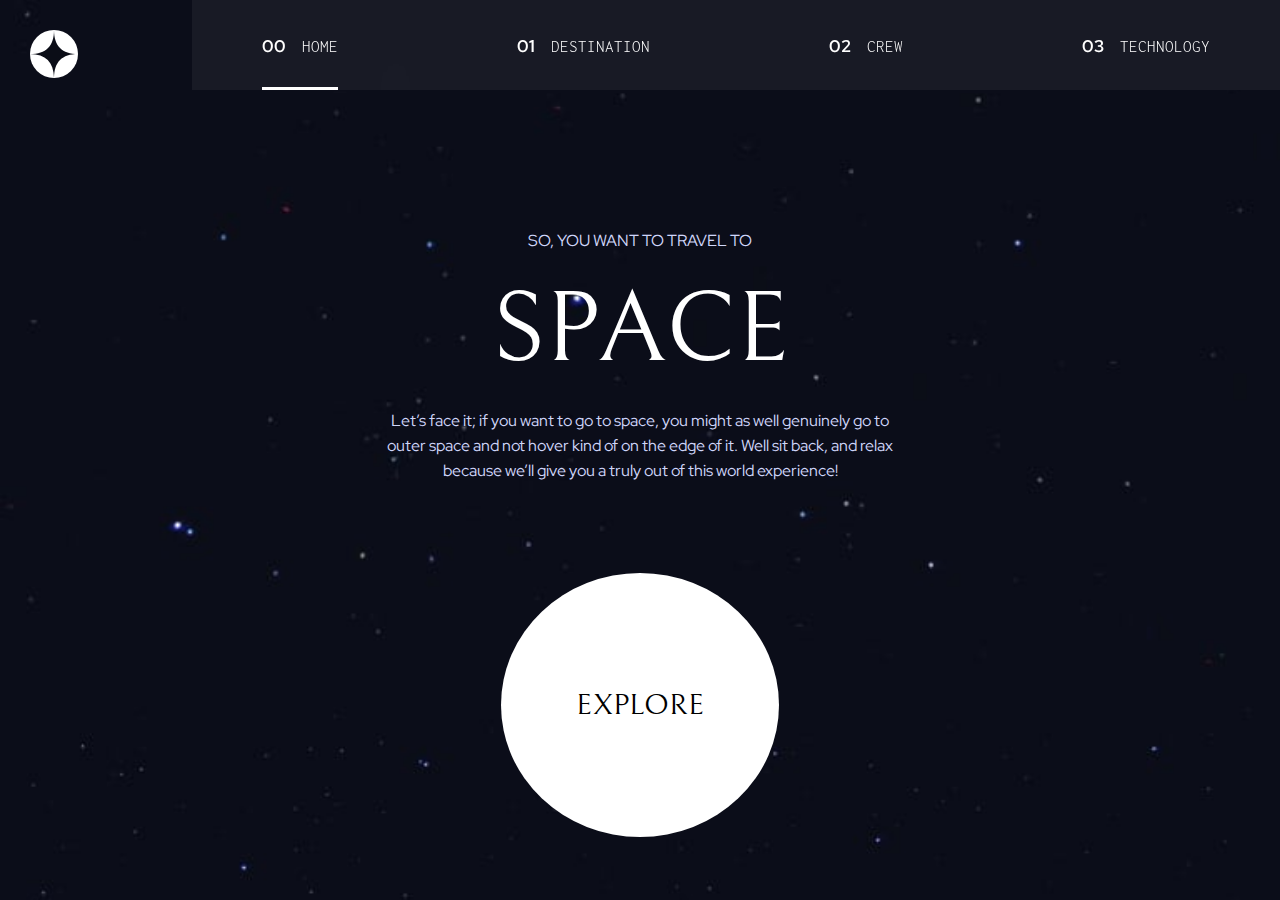
<file: starter-code/index.html>
<!DOCTYPE html>
<html lang="en">
<head>
  <meta charset="UTF-8">
  <meta name="viewport" content="width=device-width, initial-scale=1.0">

  <link rel="icon" type="image/png" sizes="32x32" href="./assets/favicon-32x32.png">
  <link rel="stylesheet" href="./CSS/style.css">
  <title>Frontend Mentor | Space tourism website</title>
</head>
<body>
  <div class="container">
    <header class="header">
      <img src="./assets/shared/logo.svg" alt="#" onclick="loadPage(0)" class="logo_icon">
      <nav class="nav">
        <a class="nav-link" data-index="0"><span class="strong">00</span> HOME</a>
        <a class="nav-link" data-index="1"><span class="strong">01</span> DESTINATION</a>
        <a class="nav-link" data-index="2"><span class="strong">02</span> CREW</a>
        <a class="nav-link" data-index="3"><span class="strong">03</span> TECHNOLOGY</a>
      </nav>
      <div class="style_line"></div>
      <div class="humburger">
        <button class="humburger-btn"><img src="./assets/shared/icon-hamburger.svg" alt=""></button>
        <div class="nav-container">
          <button class="close-btn"><img src="./assets/shared/icon-close.svg" alt=""></button>
          <nav class="nav-humburger">
            <a class="nav-link" data-index="0"><span class="strong">00</span> HOME</a>
            <a class="nav-link" data-index="1"><span class="strong">01</span> DESTINATION</a>
            <a class="nav-link" data-index="2"><span class="strong">02</span> CREW</a>
            <a class="nav-link" data-index="3"><span class="strong">03</span> TECHNOLOGY</a>
          </nav>
        </div>
      </div>
    </header>
    <div class="content">
      
    </div>
  </div>
  <!-- 
  
  
  

  
  
  

   -->
  <script src="./js/main.js"></script>
  <script src="./js/hubmurger.js"></script>
</body>
</html>
</file>
<file: starter-code/CSS/style.css>
@import url('https://fonts.googleapis.com/css2?family=Bellefair&family=DM+Sans:ital,opsz,wght@0,9..40,100..1000;1,9..40,100..1000&family=Figtree:ital,wght@0,300..900;1,300..900&family=Inconsolata:wght@200..900&family=Red+Hat+Display:ital,wght@0,300..900;1,300..900&family=Space+Grotesk:wght@300..700&display=swap');

:root{
    --cosmic-white: rgb(208, 214, 249);
    --cosmic-gray:#53555F;
    --transparent-bg:rgba(255, 255, 255, 0.055);
    --thin-font:"Inconsolata", monospace;
    --title-font:"Bellefair", serif;
}

*{
    box-sizing: border-box;
    padding: 0;
    margin: 0;
    font-family: "Red Hat Display", sans-serif;
    color: #fff;
}
body{
    background-position: top;
    background-size: cover;
    background-repeat: no-repeat;
    height: 100vh;
    transition: background-image 0.5s ease;
}
button{
    background: none;
    border: none;
    cursor: pointer;
}
a{
    font-weight: 300;
    text-decoration: none;
    font-family: var(--thin-font);
}
p{
    color: var(--cosmic-white);
    line-height: 25px;
}
h1{
    font-family: var(--title-font);
    font-weight: 400;
    font-style: normal;
}
h2{
    margin-top: 10px;
    font-weight: 500;
    font-size: 24px;
    font-family: var(--title-font);
}
h3{
    margin-top: 50px;
    font-weight: 500;
    font-size: 19px;
    font-family: var(--title-font);
    color: var(--cosmic-gray);
}
.strong{
    font-weight: 700;
}
.container{
    padding: 30px;
}
.header{
    display: flex;
    justify-content: space-between;
    align-items: center;
}

.nav-container{
    display: flex;
    flex-direction: column;
    position: fixed;
    gap: 60px;
    width: 60%;
    height: 100%;
    padding: 40px 0 0 30px;
    top: 0;
    right: 0;
    transform: translateX(100%);
    background: var(--transparent-bg);
    backdrop-filter: blur(20px);
    transition: transform 0.5s ease-in;
}
.nav-container.active{
    transform: translateX(0);
}
.close-btn{
    align-self: flex-end;
    margin-right: 20px;
}
.nav{
    display: none;
}
.nav-humburger{
    display: flex;
    flex-direction: column;
    gap: 30px;
}
.nav-link{
    cursor: pointer;
    word-spacing: 7px;
    font-size: 17px;
    border-right: 3px solid;
    border-color: transparent;
    transition: border-color 0.3s ease-in;
}
.nav-link:hover{
    border-color: #ffffffb7;
}
.nav-link.active{
    border-color: #fff;
}
.home{
    display: flex;
    flex-direction: column;
    align-items: center;
    gap: 20vh;
    margin-top: 50px;
}
.home_info{
    display: flex;
    flex-direction: column;
    gap: 20px;
    text-align: center;
}
.title{
    font-size: 96px;
}
.explore-btn{
    padding: 65px 35px;
    font-size: 20px;
    font-family: var(--title-font);
    border-radius: 50%;
    background-color: #fff;
    color: black;
    box-shadow: 0 0 0 90px transparent;
    transition:box-shadow 1s ease, color 0.7s ease;
}
.explore-btn:hover{
    color: #9C9CA1;
    box-shadow: 0 0 0 90px #ffffff1e;
}
.style_line{
    display: none;
}

.destination{
    display: flex;
    flex-direction: column;
    text-align: center;
    margin-top: 50px;
    gap: 30px;
}

.page_title{
    font-weight: 300;
    font-family: var(--thin-font);
}
.page_num{
    padding-right: 20px;
    font-weight: 800;
    color: var(--cosmic-gray);
}
.planet_img{
    margin-top: 40px;
    width: clamp(150px, 30vw, 450px);
}
.planet_info{
    align-self: center;
    max-width: 520px;
    margin-top: 20px;
}
.planet-nav{
    display: flex;
    justify-content: center;
    gap: 30px;
}
.planet-btn{
    font-size: 16px;
    color: var(--cosmic-white);
    padding-bottom: 10px;
    border-bottom: 3px solid transparent;
    transition: border-color 0.3s ease-in, color 0.3s ease-in;
}
.planet-btn:hover{
    color: #fff;
    border-color: #ffffffb7;
}
.planet-btn.active{
    color: #fff;
    border-color: #fff;
}
.planet_name{
    margin-top: 20px;
    font-size: 60px;
}
.planet_paragraph{
    margin-top: 20px;
    padding-bottom: 20px;
    border-bottom:2px solid  var(--transparent-bg);
}
.planet_stat{
    margin-top: 20px;
    line-height: 35px;
}
.info{
    font-size: 34px;
    font-family: var(--title-font);
}

.crew{
    display: flex;
    flex-direction: column;
    margin-top: 50px;
    gap: 20px;
    text-align: center;
}
.speciality{
    margin-top: 50px;
    font-weight: 500;
    font-size: 19px;
    font-family: var(--title-font);
    color: var(--cosmic-gray);
}
.member_name{
    margin-top: 10px;
    font-weight: 500;
    font-size: 24px;
    font-family: var(--title-font);
}
.member_bio{
    margin-top: 30px;
}
.crew-nav{
    display: flex;
    justify-content: center;
    margin-top: 7vh;
    gap: 20px;
}
.crew-btn{
    width: 10px;
    height: 10px;
    background-color: var(--cosmic-gray);
    border-radius: 50%;
    transition: background-color 0.3s ease;
}
.crew-btn:hover{
    background-color: #868891;
}
.crew-btn.active{
    background-color: #fff;
}
.crew_member-img{
    align-self: center;
    width: clamp(250px, 40vw, 450px);
}
.technology{
    text-align: center;
    margin-top: 30px;
}
.tech-container{
    display: flex;
    flex-direction: column;
    text-align: center;
}
.tech-nav{
    display: flex;
    justify-content: center;
    gap: 20px;
    margin-top: 40vh;
}
.tech-btn{
    border: 1px solid var(--cosmic-gray);
    width: 40px;
    height: 40px;
    border-radius: 50%;
    transition:background-color 0.3s ease,color 0.3s ease ,border-color 0.3s ease;
}
.tech-btn:hover{
    border-color: #fff;
}
.tech-btn.active{
    color: black;
    background-color: #fff;
}
.tech-img{
    margin-top: 10vh;
    position: absolute;
    left: 0;
    height: 240px;
    width: 100vw;
    object-fit: cover;
    object-position: bottom;
    overflow: hidden;
}
.tech_description{
    margin: auto;
    max-width: 550px;
    margin-top: 10px;
    font-size: 15px;
}
@media (min-width:768px) {
    h2{
        font-size: 34px;  
    }
    h3{
        font-size: 25px;
    }
    .humburger{
        display: none;
    }
    .home{
        margin-top: 150px;
        gap: 10vh;
    }
    .home_info{
        max-width: 520px;
    }
    .title{
        font-size: 100px;
    }
    .nav{
        display: flex;
        justify-content: space-around;
        position: absolute;
        gap: 40px;
        right: 0;
        top: 0;
        width: 85%;
        height: 90px;
        background: var(--transparent-bg);
        backdrop-filter: blur(20px);
    }
    .nav-link{
        padding-top: 35px;
        border: none;
        border-bottom: 3px solid;
        border-color: transparent;
    }
    .explore-btn{
        font-size: 30px;
        padding: 115px 75px;
    }

    .page_title{
        text-align: left;
    }
    .stat_container{
        display: flex;
        justify-content: space-around;
    }
    .member_bio{
        margin: auto;
        margin-top: 30px;
        max-width: 550px;
    }
    .technology{
        margin-top: 50px;
    }
    .tech-img{
        height: 355px;
    }
    .tech-nav{
        margin-top: 55vh;
    }
    .tech-btn{
        width: 60px;
        height: 60px;
        font-size: 25px;
        font-family: var(--title-font);
    }
    .tech_description{
        font-size: 16px;
    }
}

@media (min-width: 1440px) {
    h2{
        font-size: 55px;
    }
    h3{
        font-size: 34px;
    }
    .nav{
        display: flex;
        justify-content: space-around;
        position: unset;
        padding-left: 100px;
        width: 55%;
        height: 90px;
        background: var(--transparent-bg);
        backdrop-filter: blur(20px);
    }
    .container{
        padding: 40px 0 0 60px;
    }
    .home{
        padding-top: 20vh;
        justify-content: center;
        flex-direction: row;
        margin-top: 150px;
        gap: 30vh;
    }
    .home_info{
        max-width: 490px;
        text-align: left;
    }
    .title{
        font-size: 120px;
    }
    .style_line{
        display: block;
        position: absolute;
        width: 40vw;
        border: 1px solid var(--transparent-bg);
        left: 150px;
    }
    .destination{
        flex-direction: row;
        justify-content: center;
        gap: 150px;
        text-align: left;
    }
    .page_title{
        font-size: 30px;
    }
    .planet_img{
        margin-top: 15vh;
    }
    .planet_info{
        margin-top: 15vh;
    }
    .planet-nav{
        justify-content: flex-start;
    }
    .planet_name{
        font-size:110px;
    }
    .stat_container{
        justify-content: flex-start;
        gap: 70px;
    }

    .crew{
        justify-content: space-around;
        flex-direction: row;
        text-align: left;
    }
    .speciality{
        margin-top: 10vh;
    }
    .crew-nav{
        justify-content: flex-start;
        margin-top: 30vh;
        gap: 40px;
    }
    .crew-btn{
        width: 15px;
        height: 15px;
    }
    .tech-container{
        display: grid;
       justify-content: flex-end;
        margin-top: 50px;
        gap: 30px;
        grid-template-columns: 10% 40% 40%;
    }
    .tech-img{
        margin: 0;
        width: 100%;
        height: 600px;
        position: unset;
        justify-self: flex-end;
        object-position: center;
        object-fit: contain;
        grid-column-start: 3;
    }

    .tech-nav{
        margin: 0;
        align-items: flex-end;
        flex-direction: column;
        grid-area: 1/1;
    }
    .tech-info{
        display: flex;
        flex-direction: column;
        margin-top: 110px;
        gap: 10px;
        text-align: left;
        grid-area: 1/2;
    }
    .tech-btn{
        width: 80px;
        height: 80px;
    }
    .tech_description{
        margin: 0;
    }
}
</file>
